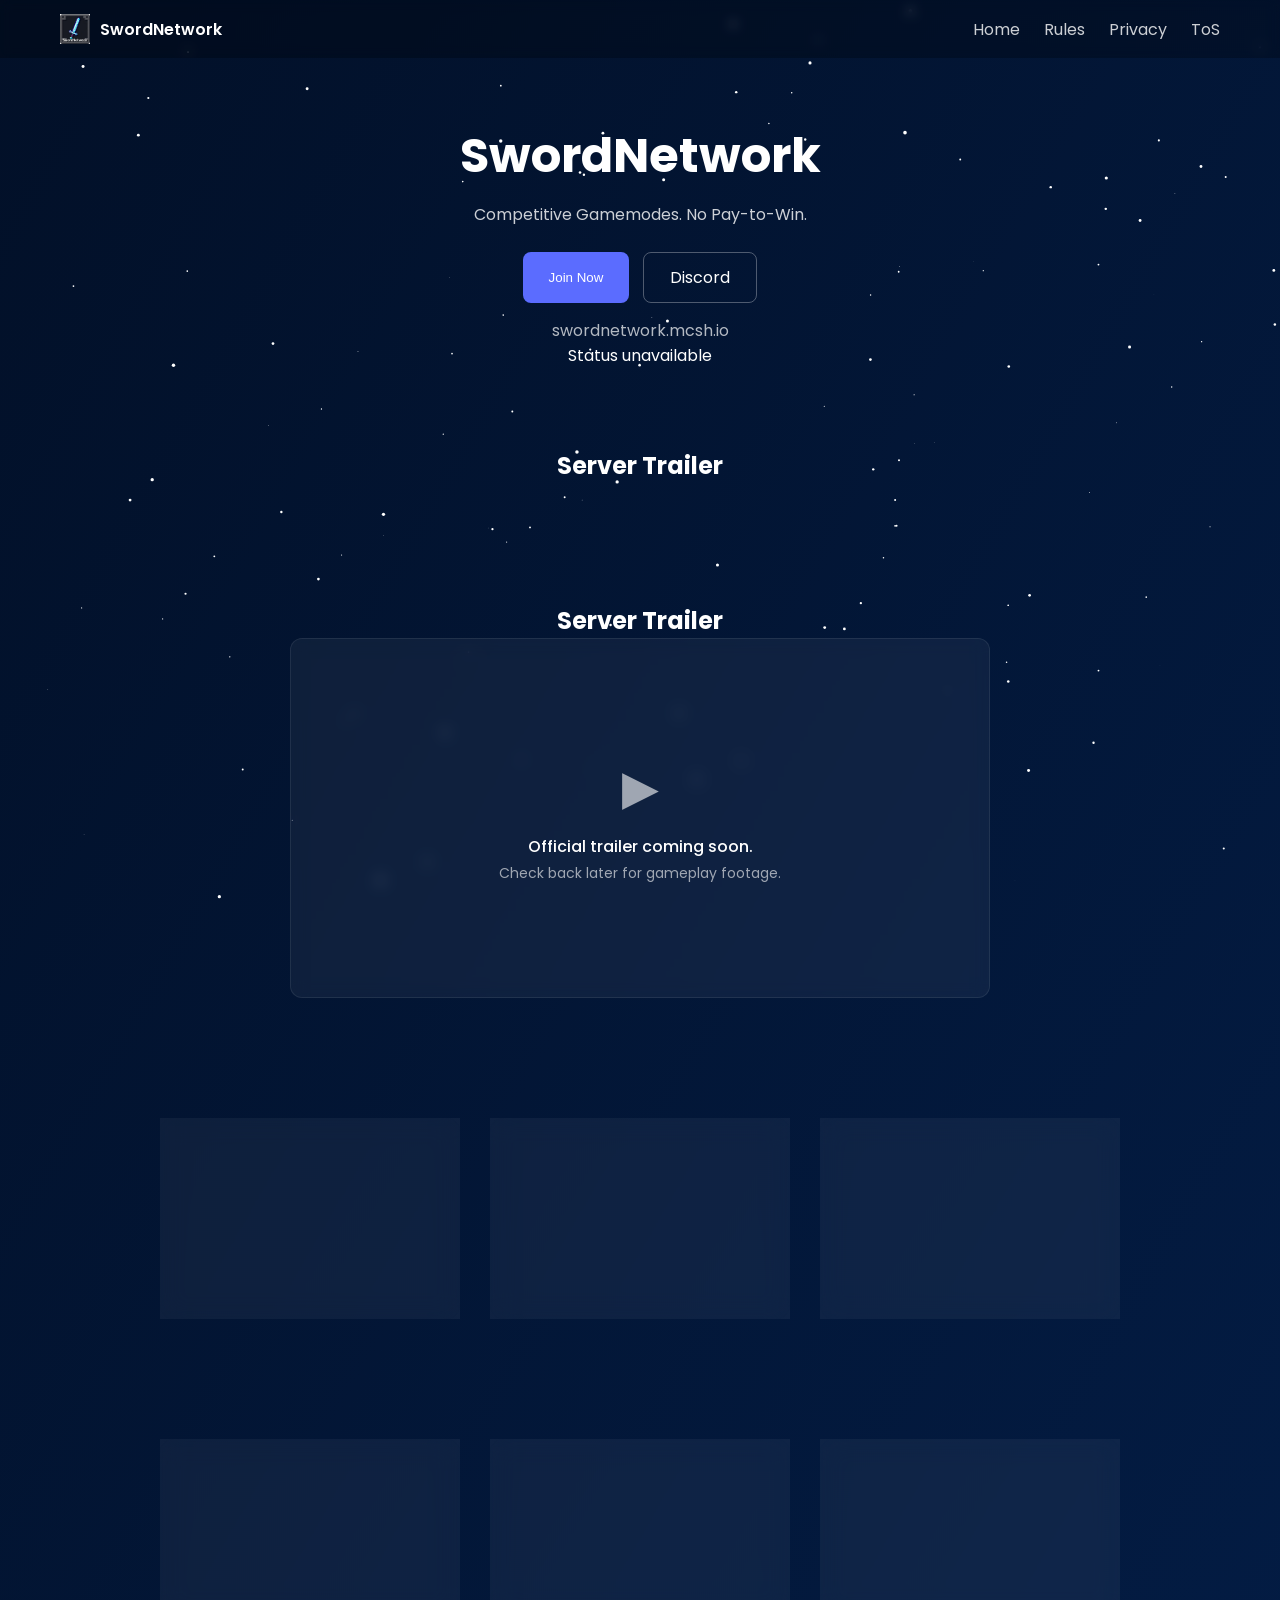
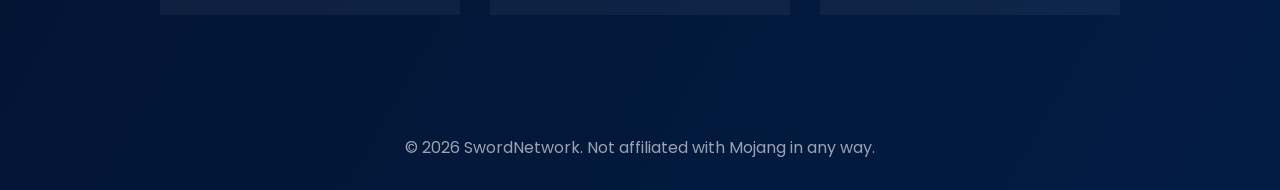
<file: index.html>
<!DOCTYPE html>
<html lang="en">

<head>

<meta charset="UTF-8">
<meta name="viewport" content="width=device-width, initial-scale=1.0">

<title>SwordNetwork</title>

<link rel="preconnect" href="https://fonts.googleapis.com">
<link rel="preconnect" href="https://fonts.gstatic.com" crossorigin>

<link href="https://fonts.googleapis.com/css2?family=Poppins:wght@300;400;500;600;700&display=swap" rel="stylesheet">

<link rel="stylesheet" href="style.css">

</head>

<body>

<canvas id="stars"></canvas>

<header class="nav" id="navbar">

<div class="nav-inner">

<div class="brand">
<img src="server-icon.png" class="logo-img">
<span class="brand-name">SwordNetwork</span>
</div>

<nav class="links">
<a href="index.html">Home</a>
<a href="rules.html">Rules</a>
<a href="privacy.html">Privacy</a>
<a href="tos.html">ToS</a>
</nav>

</div>

</header>

<main>

<section class="hero">

<h1 class="hero-title">SwordNetwork</h1>

<p class="hero-subtitle">
Competitive Gamemodes. No Pay-to-Win.
</p>

<div class="hero-buttons">

<button id="joinButton" class="btn-primary">
Join Now
</button>

<a href="https://discord.gg/" target="_blank" class="btn-secondary">
Discord
</a>

</div>

<p class="server-ip">
swordnetwork.mcsh.io
</p>

<div class="server-status">
<span id="statusDot"></span>
<span id="statusText">Checking server...</span>
</div>

</section>


<section class="hero">

<h2>Server Trailer</h2>

<section class="hero">

<h2>Server Trailer</h2>

<div class="video-placeholder">

<div class="placeholder-icon">▶</div>

<p>Official trailer coming soon.</p>

<span>Check back later for gameplay footage.</span>

</div>

</section>

</div>

</section>


<section class="gamemodes">

<div class="mode-card">

<h3>Lifesteal</h3>

<p>
Win fights and steal hearts from enemies.
Dominate the PvP economy and control the server.
</p>

</div>

<div class="mode-card">

<h3>Survival</h3>

<p>
Build massive bases, trade with players,
and grow within a balanced economy.
</p>

</div>

<div class="mode-card">

<h3>Competitive Events</h3>

<p>
Weekly PvP tournaments and community
events with special rewards.
</p>

</div>

</section>


<section class="gamemodes">

<div class="mode-card">

<h3>No Pay-to-Win</h3>

<p>
All players compete on equal footing.
Skill and strategy matter more than purchases.
</p>

</div>

<div class="mode-card">

<h3>Active Community</h3>

<p>
Events, tournaments and active moderators
keep the server alive.
</p>

</div>

<div class="mode-card">

<h3>Balanced PvP</h3>

<p>
Combat rewards strategy and teamwork
rather than exploits.
</p>

</div>

</section>

</main>

<footer class="site-footer">
© 2026 SwordNetwork. Not affiliated with Mojang in any way.

</footer>


<div id="joinPopup" class="popup">

<div class="popup-box">

<button id="closePopup" class="popup-close">×</button>

<h2>Join SwordNetwork</h2>

<p>Add this server in Minecraft:</p>

<div class="server-box">
swordnetwork.mcsh.io
</div>

<button id="copyButton" class="btn-primary">
Copy IP
</button>

<p class="join-help">
Minecraft → Multiplayer → Add Server → Paste IP
</p>

</div>

</div>



<script>

const popup = document.getElementById("joinPopup");
const openBtn = document.getElementById("joinButton");
const closeBtn = document.getElementById("closePopup");

openBtn.onclick = () => {
popup.style.display = "flex";
};

closeBtn.onclick = () => {
popup.style.display = "none";
};

window.onclick = (e) => {
if (e.target === popup) {
popup.style.display = "none";
}
};

</script>



<script>

const copyBtn = document.getElementById("copyButton");

copyBtn.onclick = () => {

navigator.clipboard.writeText("sword.run.place");

copyBtn.innerText = "Copied!";

setTimeout(() => {
copyBtn.innerText = "Copy IP";
},2000);

};

</script>



<script>

async function checkServer() {

try {

const res = await fetch("https://api.mcsrvstat.us/2/sword.run.place");
const data = await res.json();

const text = document.getElementById("statusText");
const dot = document.getElementById("statusDot");

if(data.online){

const players = data.players.online;

if(players > 0){
text.innerText = players + " players online";
}else{
text.innerText = "Server Idle";
}

dot.style.background = "#4cff7a";

}else{

text.innerText = "Server Offline";
dot.style.background = "#ff4c4c";

}

} catch {

document.getElementById("statusText").innerText = "Status unavailable";

}

}

checkServer();
setInterval(checkServer,30000);

</script>



<script>

const navbar = document.getElementById("navbar");

window.addEventListener("scroll", () => {

if(window.scrollY > 20){
navbar.style.background = "rgba(0,0,0,0.45)";
}else{
navbar.style.background = "rgba(0,0,0,0.25)";
}

});

</script>



<script>

const canvas = document.getElementById("stars");
const ctx = canvas.getContext("2d");

canvas.width = window.innerWidth;
canvas.height = window.innerHeight;

let stars = [];

for(let i=0;i<140;i++){

stars.push({
x:Math.random()*canvas.width,
y:Math.random()*canvas.height,
size:Math.random()*1.8,
speed:Math.random()*0.2
});

}

function drawStars(){

ctx.clearRect(0,0,canvas.width,canvas.height);

ctx.fillStyle="white";

stars.forEach(star=>{

ctx.beginPath();
ctx.arc(star.x,star.y,star.size,0,Math.PI*2);
ctx.fill();

star.y += star.speed;

if(star.y > canvas.height){
star.y = 0;
star.x = Math.random()*canvas.width;
}

});

requestAnimationFrame(drawStars);

}

drawStars();

window.addEventListener("resize",()=>{

canvas.width = window.innerWidth;
canvas.height = window.innerHeight;

});

</script>


</body>
</html>
</file>
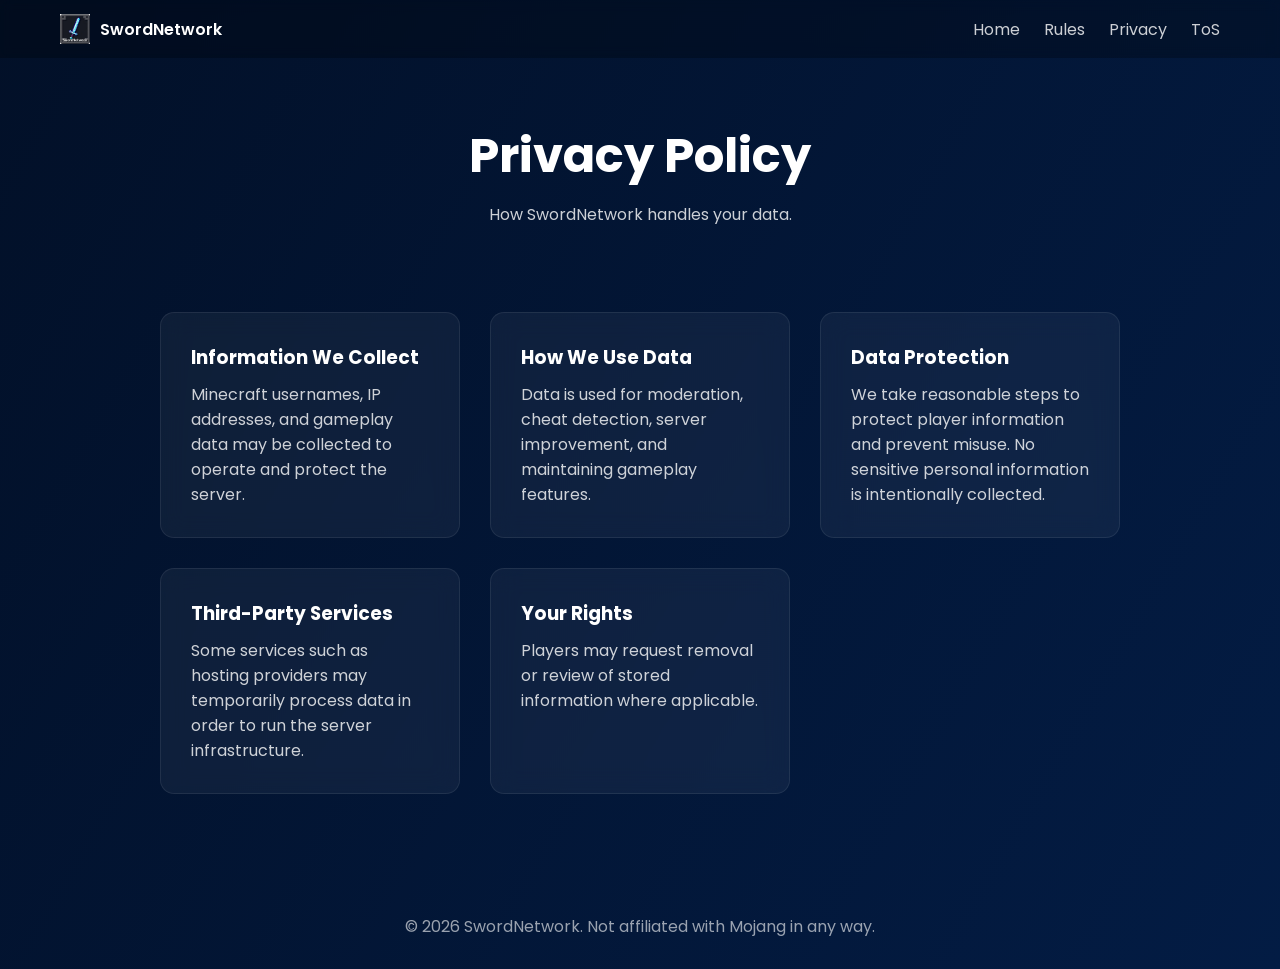
<file: privacy.html>
<!DOCTYPE html>
<html lang="en">

<head>

<meta charset="UTF-8">
<meta name="viewport" content="width=device-width, initial-scale=1.0">

<title>SwordNetwork • Privacy Policy</title>

<link rel="stylesheet" href="style.css">
<link href="https://fonts.googleapis.com/css2?family=Poppins:wght@300;400;500;600;700&display=swap" rel="stylesheet">

</head>

<body>

<canvas id="stars"></canvas>

<header class="nav">

<div class="nav-inner">

<div class="brand">
<img src="server-icon.png" class="logo-img">
<span class="brand-name">SwordNetwork</span>
</div>

<nav class="links">
<a href="index.html">Home</a>
<a href="rules.html">Rules</a>
<a href="privacy.html">Privacy</a>
<a href="tos.html">ToS</a>
</nav>

</div>

</header>

<main>

<section class="hero">

<h1 class="hero-title">Privacy Policy</h1>

<p class="hero-subtitle">
How SwordNetwork handles your data.
</p>

</section>


<section class="gamemodes">

<div class="mode-card">
<h3>Information We Collect</h3>
<p>
Minecraft usernames, IP addresses, and gameplay data may be collected
to operate and protect the server.
</p>
</div>

<div class="mode-card">
<h3>How We Use Data</h3>
<p>
Data is used for moderation, cheat detection, server improvement,
and maintaining gameplay features.
</p>
</div>

<div class="mode-card">
<h3>Data Protection</h3>
<p>
We take reasonable steps to protect player information and prevent misuse.
No sensitive personal information is intentionally collected.
</p>
</div>

<div class="mode-card">
<h3>Third-Party Services</h3>
<p>
Some services such as hosting providers may temporarily process data
in order to run the server infrastructure.
</p>
</div>

<div class="mode-card">
<h3>Your Rights</h3>
<p>
Players may request removal or review of stored information where applicable.
</p>
</div>

</section>

</main>

<footer class="site-footer">
© 2026 SwordNetwork. Not affiliated with Mojang in any way.

</footer>

</body>
</html>
</file>
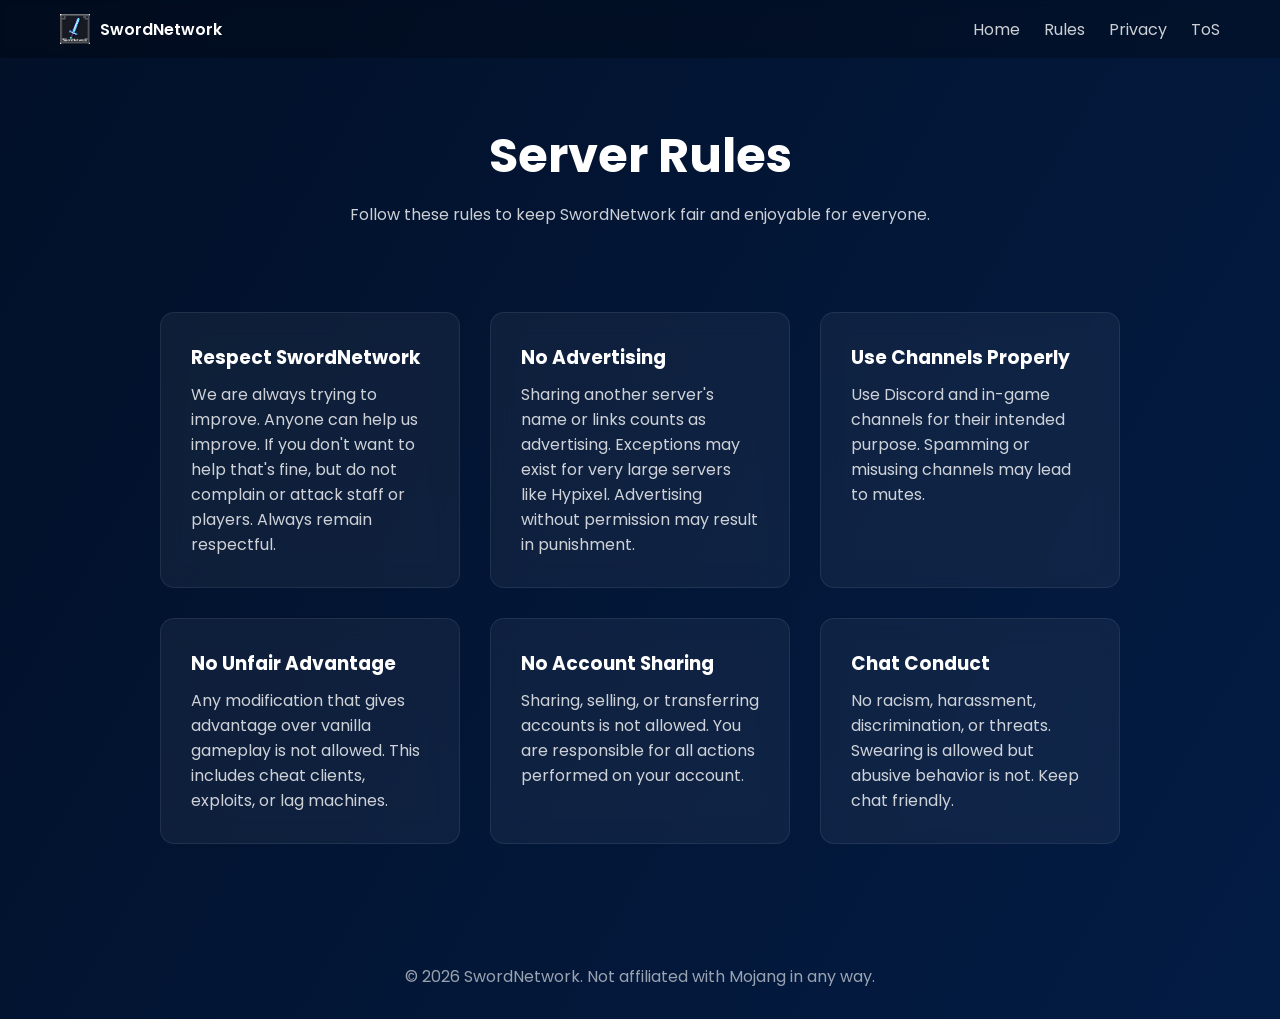
<file: rules.html>
<!DOCTYPE html>
<html lang="en">

<head>

<meta charset="UTF-8">
<meta name="viewport" content="width=device-width, initial-scale=1.0">

<title>SwordNetwork • Rules</title>

<link rel="preconnect" href="https://fonts.googleapis.com">
<link rel="preconnect" href="https://fonts.gstatic.com" crossorigin>

<link href="https://fonts.googleapis.com/css2?family=Poppins:wght@300;400;500;600;700&display=swap" rel="stylesheet">

<link rel="stylesheet" href="style.css">

</head>

<body>

<canvas id="stars"></canvas>

<header class="nav">

<div class="nav-inner">

<div class="brand">
<img src="server-icon.png" class="logo-img">
<span class="brand-name">SwordNetwork</span>
</div>

<nav class="links">
<a href="index.html">Home</a>
<a href="rules.html">Rules</a>
<a href="privacy.html">Privacy</a>
<a href="tos.html">ToS</a>
</nav>

</div>

</header>

<main>

<section class="hero">

<h1 class="hero-title">Server Rules</h1>

<p class="hero-subtitle">
Follow these rules to keep SwordNetwork fair and enjoyable for everyone.
</p>

</section>


<section class="gamemodes">

<div class="mode-card">
<h3>Respect SwordNetwork</h3>
<p>
We are always trying to improve. Anyone can help us improve.
If you don't want to help that's fine, but do not complain or attack staff or players.
Always remain respectful.
</p>
</div>

<div class="mode-card">
<h3>No Advertising</h3>
<p>
Sharing another server's name or links counts as advertising.
Exceptions may exist for very large servers like Hypixel.
Advertising without permission may result in punishment.
</p>
</div>

<div class="mode-card">
<h3>Use Channels Properly</h3>
<p>
Use Discord and in-game channels for their intended purpose.
Spamming or misusing channels may lead to mutes.
</p>
</div>

<div class="mode-card">
<h3>No Unfair Advantage</h3>
<p>
Any modification that gives advantage over vanilla gameplay is not allowed.
This includes cheat clients, exploits, or lag machines.
</p>
</div>

<div class="mode-card">
<h3>No Account Sharing</h3>
<p>
Sharing, selling, or transferring accounts is not allowed.
You are responsible for all actions performed on your account.
</p>
</div>

<div class="mode-card">
<h3>Chat Conduct</h3>
<p>
No racism, harassment, discrimination, or threats.
Swearing is allowed but abusive behavior is not.
Keep chat friendly.
</p>
</div>

</section>

</main>

<footer class="site-footer">
© 2026 SwordNetwork. Not affiliated with Mojang in any way.

</footer>

</body>
</html>
</file>
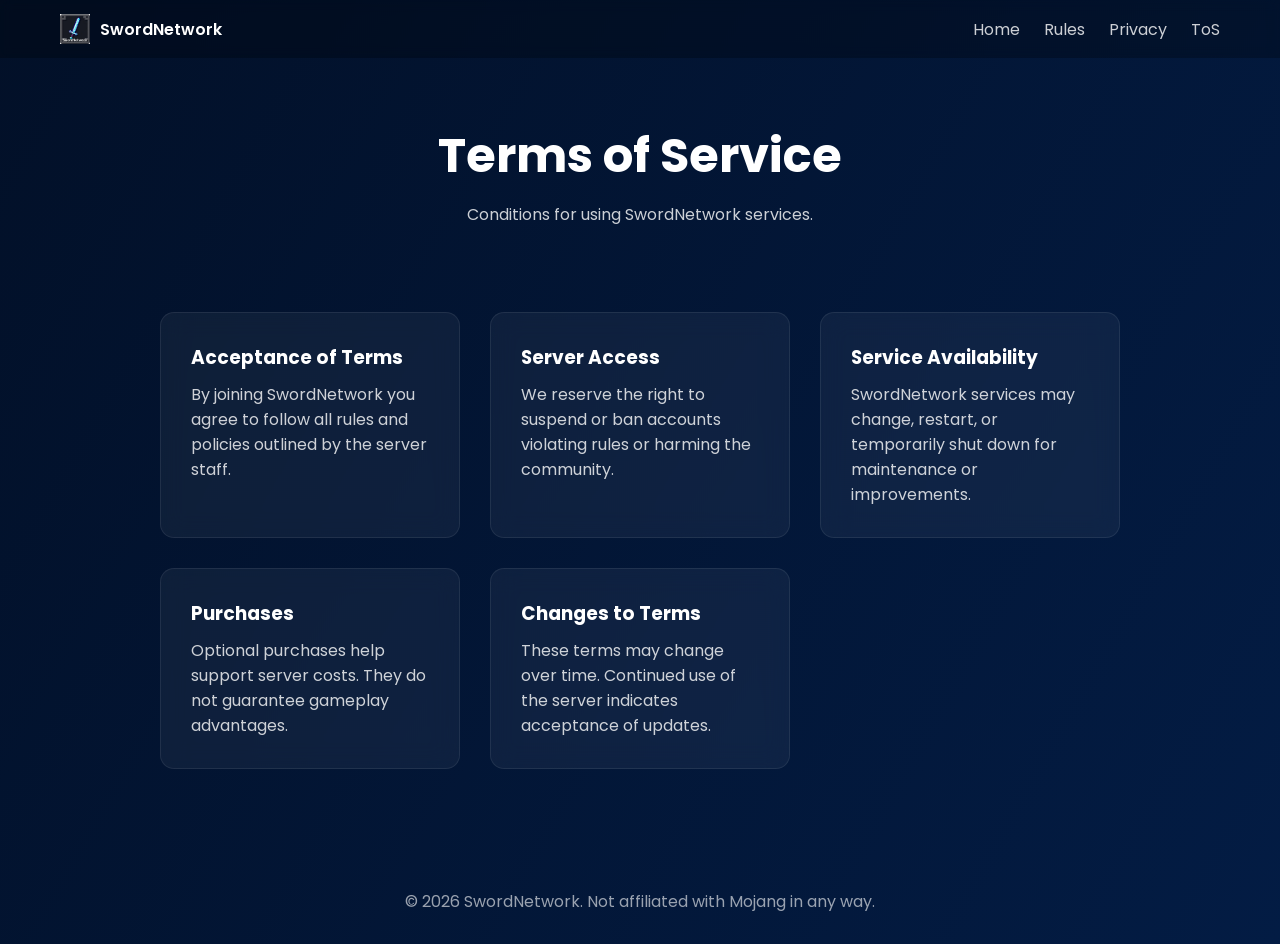
<file: tos.html>
<!DOCTYPE html>
<html lang="en">

<head>

<meta charset="UTF-8">
<meta name="viewport" content="width=device-width, initial-scale=1.0">

<title>SwordNetwork • Terms of Service</title>

<link rel="stylesheet" href="style.css">
<link href="https://fonts.googleapis.com/css2?family=Poppins:wght@300;400;500;600;700&display=swap" rel="stylesheet">

</head>

<body>

<canvas id="stars"></canvas>

<header class="nav">

<div class="nav-inner">

<div class="brand">
<img src="server-icon.png" class="logo-img">
<span class="brand-name">SwordNetwork</span>
</div>

<nav class="links">
<a href="index.html">Home</a>
<a href="rules.html">Rules</a>
<a href="privacy.html">Privacy</a>
<a href="tos.html">ToS</a>
</nav>

</div>

</header>

<main>

<section class="hero">

<h1 class="hero-title">Terms of Service</h1>

<p class="hero-subtitle">
Conditions for using SwordNetwork services.
</p>

</section>

<section class="gamemodes">

<div class="mode-card">
<h3>Acceptance of Terms</h3>
<p>
By joining SwordNetwork you agree to follow all rules and policies
outlined by the server staff.
</p>
</div>

<div class="mode-card">
<h3>Server Access</h3>
<p>
We reserve the right to suspend or ban accounts violating rules
or harming the community.
</p>
</div>

<div class="mode-card">
<h3>Service Availability</h3>
<p>
SwordNetwork services may change, restart, or temporarily shut down
for maintenance or improvements.
</p>
</div>

<div class="mode-card">
<h3>Purchases</h3>
<p>
Optional purchases help support server costs.
They do not guarantee gameplay advantages.
</p>
</div>

<div class="mode-card">
<h3>Changes to Terms</h3>
<p>
These terms may change over time.
Continued use of the server indicates acceptance of updates.
</p>
</div>

</section>

</main>

<footer class="site-footer">
© 2026 SwordNetwork. Not affiliated with Mojang in any way.

</footer>

</body>
</html>
</file>
<file: style.css>
.btn-primary:hover,
.btn-secondary:hover{

transform:translateY(-2px);
box-shadow:0 6px 20px rgba(120,140,255,0.35);

}

/* Reset */

*{
margin:0;
padding:0;
box-sizing:border-box;
}

body{
font-family:'Poppins',sans-serif;
color:white;
background:linear-gradient(120deg,#021028,#031c44);
min-height:100vh;
overflow-x:hidden;
}

/* Star canvas */

#stars{
position:fixed;
top:0;
left:0;
width:100%;
height:100%;
z-index:0;
}

/* Navbar */

.nav{
position:fixed;
top:0;
width:100%;
z-index:10;
background:rgba(0,0,0,0.25);
backdrop-filter:blur(6px);
}

.nav-inner{
max-width:1200px;
margin:auto;
display:flex;
justify-content:space-between;
align-items:center;
padding:14px 20px;
}

.brand{
display:flex;
align-items:center;
gap:10px;
}

.logo-img{
height:30px;
}

.brand-name{
font-weight:600;
}

.links a{
color:white;
text-decoration:none;
margin-left:20px;
opacity:.8;
transition:.2s;
}

.links a:hover{
opacity:1;
}

/* Main layout */

main{
position:relative;
z-index:1;
}

/* Hero */

.hero{
padding:120px 20px 60px 20px;
text-align:center;
}
.hero + .hero{
padding-top:20px;
}
.hero-title{
font-size:48px;
font-weight:700;
margin-bottom:10px;
}

.hero-subtitle{
opacity:.8;
margin-bottom:25px;
}

.hero-buttons{
display:flex;
gap:14px;
justify-content:center;
margin-bottom:15px;
}

/* Buttons */

.btn-primary{
background:#5b6cff;
border:none;
padding:12px 26px;
border-radius:8px;
color:white;
cursor:pointer;
font-weight:500;
transition:.2s;
}

.btn-primary:hover{
transform:translateY(-2px);
box-shadow:0 6px 20px rgba(91,108,255,.4);
}

.btn-secondary{
border:1px solid rgba(255,255,255,.3);
padding:12px 26px;
border-radius:8px;
text-decoration:none;
color:white;
}

.server-ip{
margin-top:10px;
opacity:.7;
}

/* Gamemode cards */

.gamemodes{
display:grid;
grid-template-columns:repeat(auto-fit,minmax(260px,1fr));
gap:30px;
max-width:1000px;
margin:auto;
padding-bottom:120px;
padding-left:20px;
padding-right:20px;
}

.mode-card{
background:rgba(255,255,255,.05);
backdrop-filter:blur(10px);
padding:30px;
border-radius:12px;
border:1px solid rgba(255,255,255,.08);
transition:.25s;
}

.mode-card:hover{
transform:translateY(-6px);
border-color:rgba(255,255,255,.2);
}

.mode-card h3{
margin-bottom:10px;
}

.mode-card p{
opacity:.8;
}

/* Legal pages */

.legal{
max-width:900px;
margin:auto;
padding-top:140px;
padding-bottom:100px;
padding-left:20px;
padding-right:20px;
}

.legal h1{
margin-bottom:25px;
}

.legal h2{
margin-top:30px;
margin-bottom:10px;
}

.legal p{
opacity:.85;
line-height:1.6;
}

/* Footer */

.site-footer{
text-align:center;
padding-bottom:30px;
opacity:.6;
}

/* Popup */

.popup{
display:none;
position:fixed;
top:0;
left:0;
width:100%;
height:100%;
background:rgba(0,0,0,.6);
align-items:center;
justify-content:center;
z-index:100;
}

.popup-box{
background:#0c0c0c;
padding:40px;
border-radius:12px;
text-align:center;
max-width:420px;
position:relative;
}

.popup-close{
position:absolute;
top:10px;
right:14px;
border:none;
background:none;
color:white;
font-size:20px;
cursor:pointer;
}
.server-ip{
margin-top:10px;
opacity:.7;
cursor:pointer;
transition:.2s;
}

.server-ip:hover{
opacity:1;
text-shadow:0 0 10px rgba(255,255,255,.5);
}

.mode-card{
background:rgba(255,255,255,.05);
backdrop-filter:blur(12px);
border-radius:14px;
padding:30px;
border:1px solid rgba(255,255,255,.08);
transition:.3s;
}

.mode-card:hover{
transform:translateY(-8px) scale(1.02);
border-color:rgba(255,255,255,.2);
box-shadow:0 15px 40px rgba(0,0,0,.4);
}
.video-placeholder{

width:700px;
max-width:90%;
height:360px;

margin:auto;

display:flex;
flex-direction:column;
align-items:center;
justify-content:center;

border-radius:12px;

background:rgba(255,255,255,0.05);
border:1px solid rgba(255,255,255,0.08);

backdrop-filter:blur(8px);

}

.placeholder-icon{

font-size:48px;
opacity:.6;
margin-bottom:10px;

}

.video-placeholder p{

font-weight:500;
margin-bottom:4px;

}

.video-placeholder span{

opacity:.6;
font-size:14px;

}
</file>
